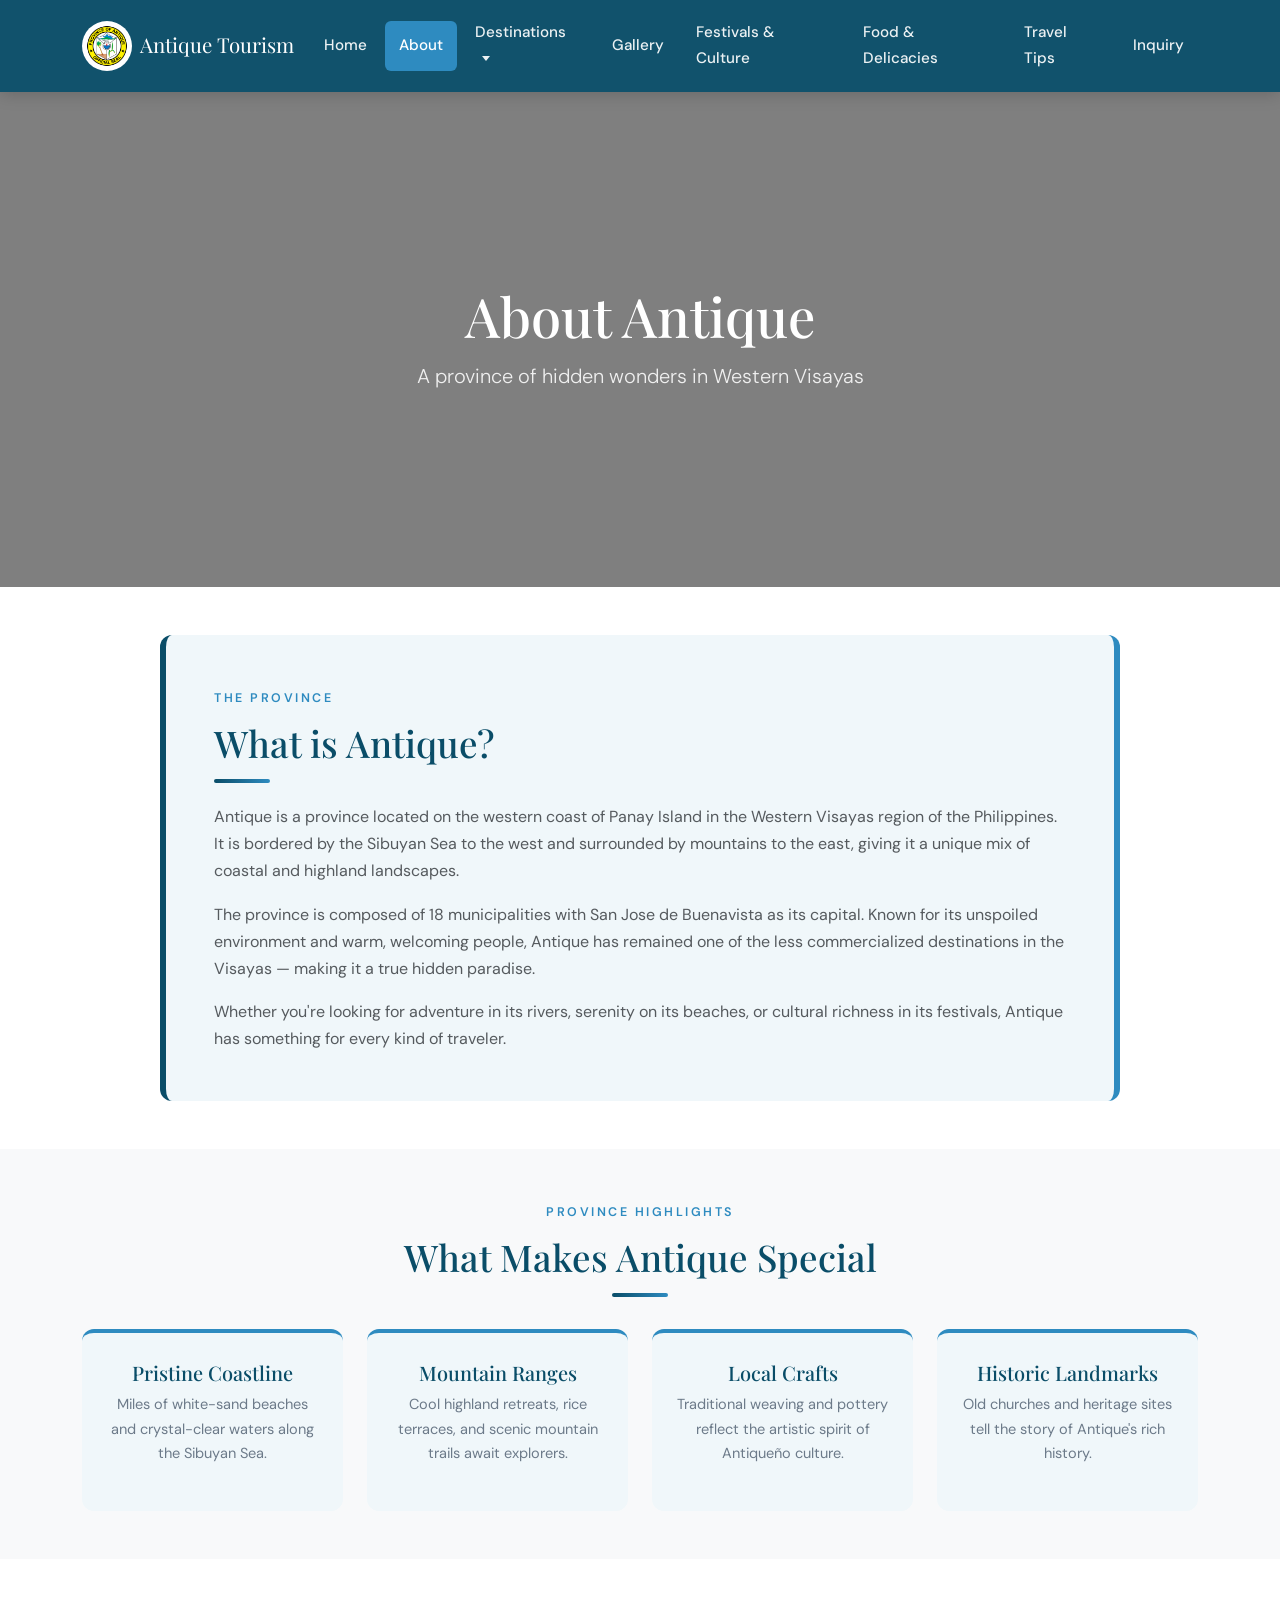
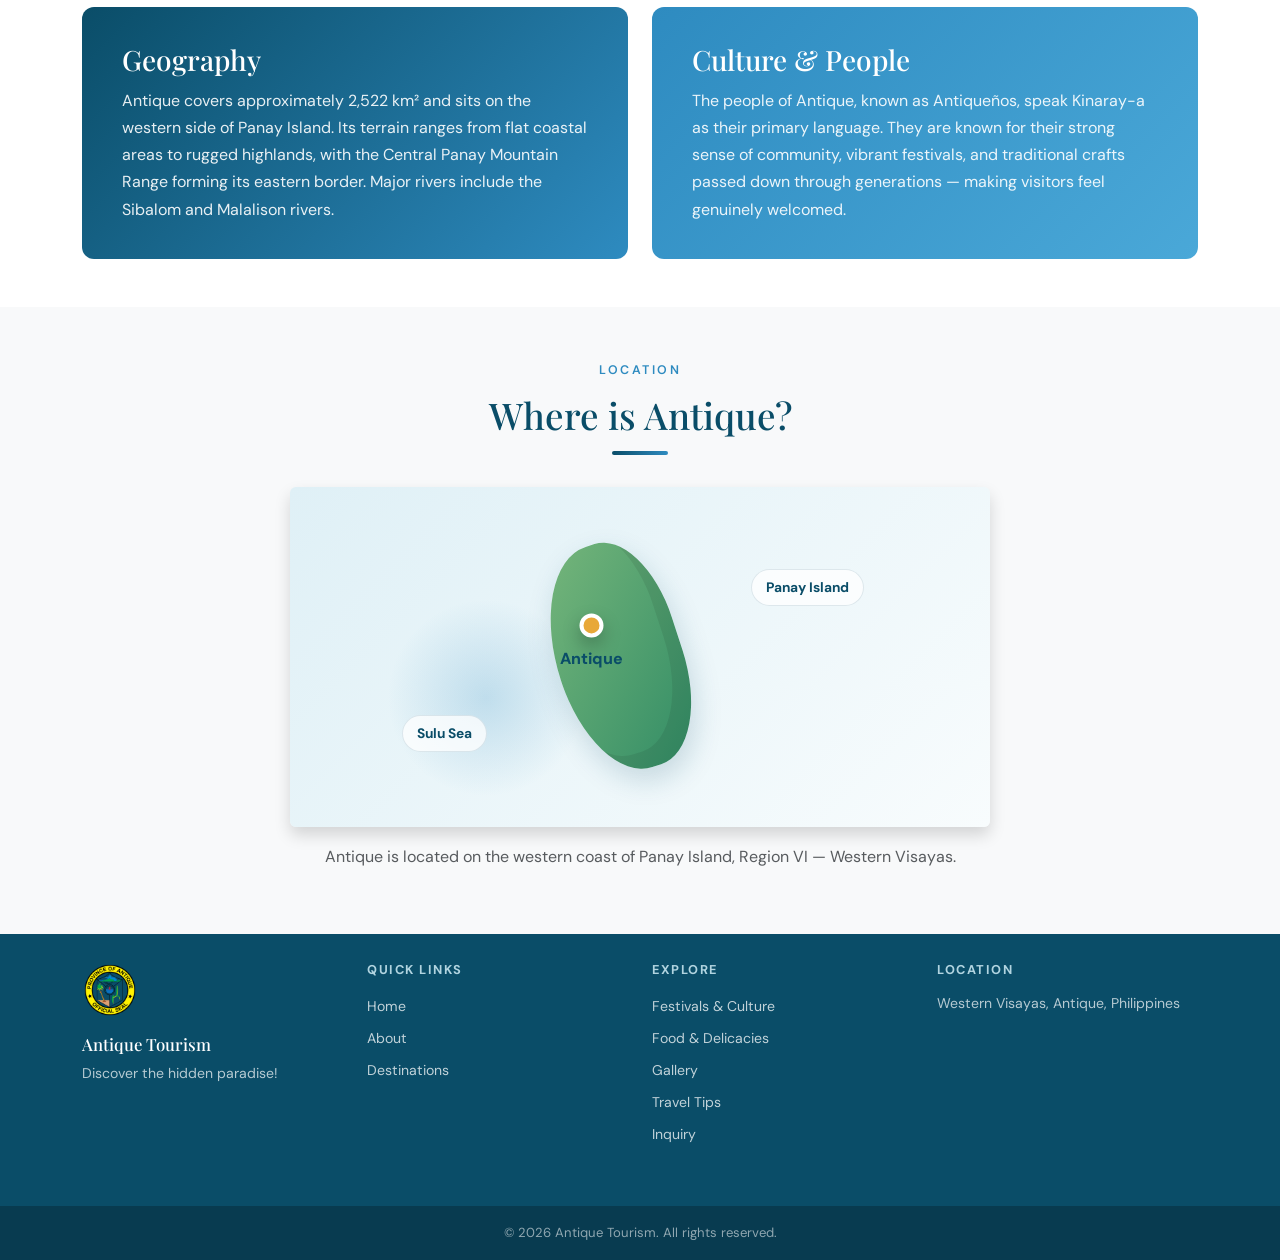
<file: about.html>
<!DOCTYPE html>
<html lang="en">
<head>
  <meta charset="utf-8">
  <meta name="viewport" content="width=device-width, initial-scale=1">
  <title>About | Antique Tourism</title>
  <link href="https://cdn.jsdelivr.net/npm/bootstrap@5.3.3/dist/css/bootstrap.min.css" rel="stylesheet">
  <link rel="stylesheet" href="Styles/styles.css">
</head>
<body>

<nav class="custom-navbar navbar navbar-expand-lg navbar-dark sticky-top">
  <div class="container">
    <a class="navbar-brand d-flex align-items-center gap-2" href="index.html">
      <img src="images/antique-seal.png" class="logo-img" alt="Seal">
      <span>Antique Tourism</span>
    </a>
    <input type="checkbox" id="menu-toggle">
    <label for="menu-toggle" class="menu-icon d-lg-none">Menu</label>
    <div class="nav-wrapper ms-auto">
      <ul class="navbar-nav align-items-lg-center gap-lg-1">
        <li class="nav-item"><a class="nav-link" href="index.html">Home</a></li>
        <li class="nav-item"><a class="nav-link active" href="about.html">About</a></li>
        <li class="nav-item dropdown">
          <a class="nav-link" href="destinations.html">Destinations</a>
          <ul class="dropdown-menu">
            <li><a href="destinations.html#mararison">Mararison Island</a></li>
            <li><a href="destinations.html#tibiao">Tibiao</a></li>
            <li><a href="destinations.html#malumpati">Malumpati Cold Spring</a></li>
            <li><a href="destinations.html#rice">Rice Terraces</a></li>
            <li><a href="destinations.html#aningalan">Aningalan</a></li>
          </ul>
        </li>
        <li class="nav-item"><a class="nav-link" href="gallery.html">Gallery</a></li>
        <li class="nav-item"><a class="nav-link" href="festivals.html">Festivals &amp; Culture</a></li>
        <li class="nav-item"><a class="nav-link" href="food.html">Food &amp; Delicacies</a></li>
        <li class="nav-item"><a class="nav-link" href="tips.html">Travel Tips</a></li>
        <li class="nav-item"><a class="nav-link" href="inquiry.html">Inquiry</a></li>
      </ul>
    </div>
  </div>
</nav>

<section class="sub-hero about-bg">
  <div class="container">
    <h1>About Antique</h1>
    <p class="lead">A province of hidden wonders in Western Visayas</p>
  </div>
</section>

<section class="container my-5">
  <div class="info-box p-4 p-md-5">
    <span class="section-label">The Province</span>
    <h2 class="section-title mt-1">What is Antique?</h2>
    <div class="section-divider" style="margin:0 0 20px;"></div>
    <p class="text-muted">
      Antique is a province located on the western coast of Panay Island in the Western Visayas region of the Philippines.
      It is bordered by the Sibuyan Sea to the west and surrounded by mountains to the east, giving it a unique mix of coastal and highland landscapes.
    </p>
    <p class="text-muted">
      The province is composed of 18 municipalities with San Jose de Buenavista as its capital. Known for its unspoiled environment and warm, welcoming people, Antique has remained one of the less commercialized destinations in the Visayas — making it a true hidden paradise.
    </p>
    <p class="text-muted mb-0">
      Whether you're looking for adventure in its rivers, serenity on its beaches, or cultural richness in its festivals, Antique has something for every kind of traveler.
    </p>
  </div>
</section>

<section class="py-5 bg-light">
  <div class="container text-center">
    <span class="section-label">Province Highlights</span>
    <h2 class="section-title mt-1">What Makes Antique Special</h2>
    <div class="section-divider"></div>
    <div class="row g-4 justify-content-center">
      <div class="col-md-6 col-lg-3">
        <div class="tip-card text-center h-100">
          <span class="tip-icon">🌊</span>
          <h5>Pristine Coastline</h5>
          <p>Miles of white-sand beaches and crystal-clear waters along the Sibuyan Sea.</p>
        </div>
      </div>
      <div class="col-md-6 col-lg-3">
        <div class="tip-card text-center h-100">
          <span class="tip-icon">🏔️</span>
          <h5>Mountain Ranges</h5>
          <p>Cool highland retreats, rice terraces, and scenic mountain trails await explorers.</p>
        </div>
      </div>
      <div class="col-md-6 col-lg-3">
        <div class="tip-card text-center h-100">
          <span class="tip-icon">🎨</span>
          <h5>Local Crafts</h5>
          <p>Traditional weaving and pottery reflect the artistic spirit of Antiqueño culture.</p>
        </div>
      </div>
      <div class="col-md-6 col-lg-3">
        <div class="tip-card text-center h-100">
          <span class="tip-icon">🏛️</span>
          <h5>Historic Landmarks</h5>
          <p>Old churches and heritage sites tell the story of Antique's rich history.</p>
        </div>
      </div>
    </div>
  </div>
</section>

<section class="container my-5">
  <div class="row g-4">
    <div class="col-lg-6">
      <div class="about-highlight h-100">
        <h3>Geography</h3>
        <p>Antique covers approximately 2,522 km² and sits on the western side of Panay Island. Its terrain ranges from flat coastal areas to rugged highlands, with the Central Panay Mountain Range forming its eastern border. Major rivers include the Sibalom and Malalison rivers.</p>
      </div>
    </div>
    <div class="col-lg-6">
      <div class="about-highlight h-100" style="background:linear-gradient(135deg,var(--ocean),#4aa8d8);">
        <h3>Culture &amp; People</h3>
        <p>The people of Antique, known as Antiqueños, speak Kinaray-a as their primary language. They are known for their strong sense of community, vibrant festivals, and traditional crafts passed down through generations — making visitors feel genuinely welcomed.</p>
      </div>
    </div>
  </div>
</section>

<section class="py-5 text-center bg-light">
  <div class="container">
    <span class="section-label">Location</span>
    <h2 class="section-title mt-1">Where is Antique?</h2>
    <div class="section-divider"></div>
    <div class="antique-map rounded shadow mx-auto" role="img" aria-label="Map-style locator for Antique, Philippines">
      <div class="map-island"></div>
      <div class="map-pin">
        <span></span>
        Antique
      </div>
      <div class="map-label map-label-panay">Panay Island</div>
      <div class="map-label map-label-sea">Sulu Sea</div>
    </div>
    <p class="text-muted mt-3">Antique is located on the western coast of Panay Island, Region VI — Western Visayas.</p>
  </div>
</section>

<footer class="custom-footer text-white pt-5">
  <div class="container">
    <div class="row text-center text-md-start">
      <div class="col-md-3 mb-4">
        <img src="images/antique-seal.png" width="56" class="mb-2 mx-auto mx-md-0 d-block d-md-inline" alt="Seal">
        <h5 class="mt-2">Antique Tourism</h5>
        <p>Discover the hidden paradise!</p>
      </div>
      <div class="col-md-3 mb-4">
        <h6>Quick Links</h6>
        <ul>
          <li><a href="index.html">Home</a></li>
          <li><a href="about.html">About</a></li>
          <li><a href="destinations.html">Destinations</a></li>
        </ul>
      </div>
      <div class="col-md-3 mb-4">
        <h6>Explore</h6>
        <ul>
          <li><a href="festivals.html">Festivals &amp; Culture</a></li>
          <li><a href="food.html">Food &amp; Delicacies</a></li>
          <li><a href="gallery.html">Gallery</a></li>
          <li><a href="tips.html">Travel Tips</a></li>
          <li><a href="inquiry.html">Inquiry</a></li>
        </ul>
      </div>
      <div class="col-md-3 mb-4">
        <h6>Location</h6>
        <p>Western Visayas, Antique, Philippines</p>
      </div>
    </div>
  </div>
  <div class="footer-bottom text-center py-3">© 2026 Antique Tourism. All rights reserved.</div>
</footer>

<script src="Scripts/site.js"></script>
</body>
</html>
</file>
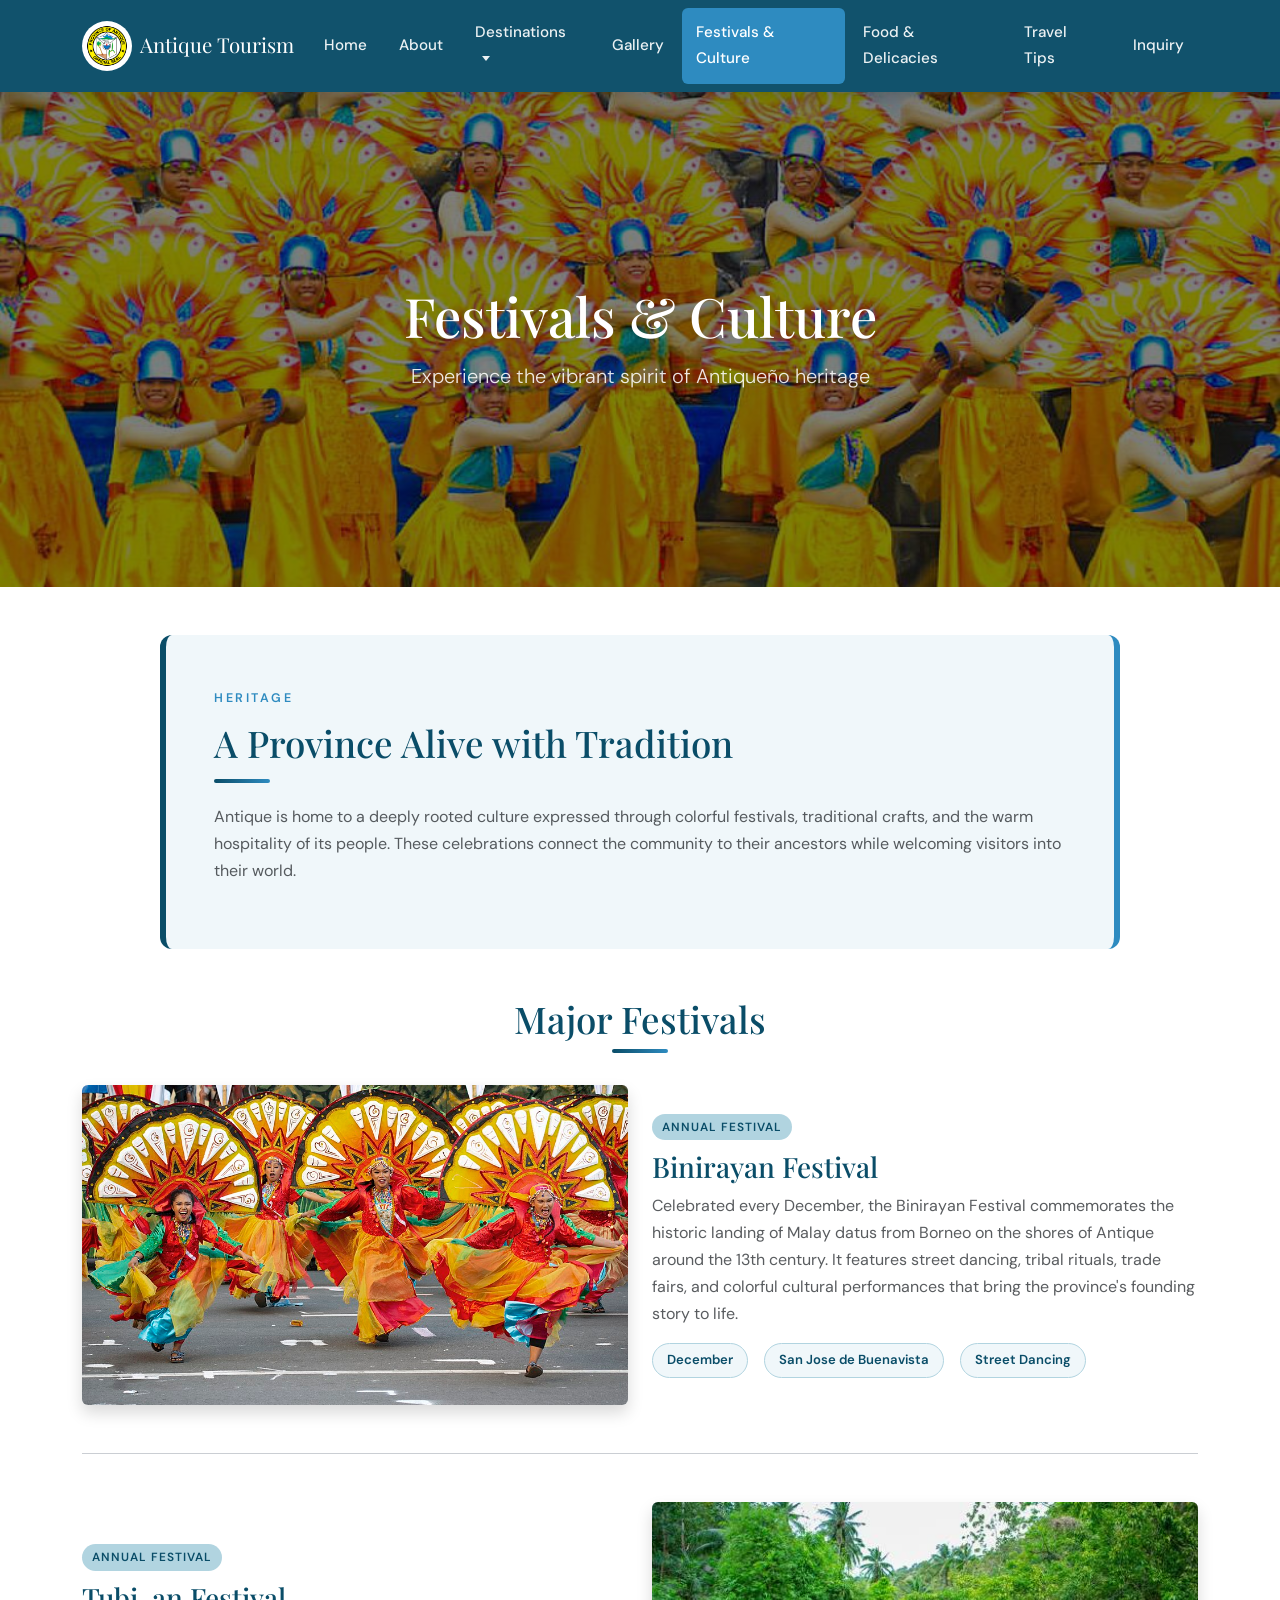
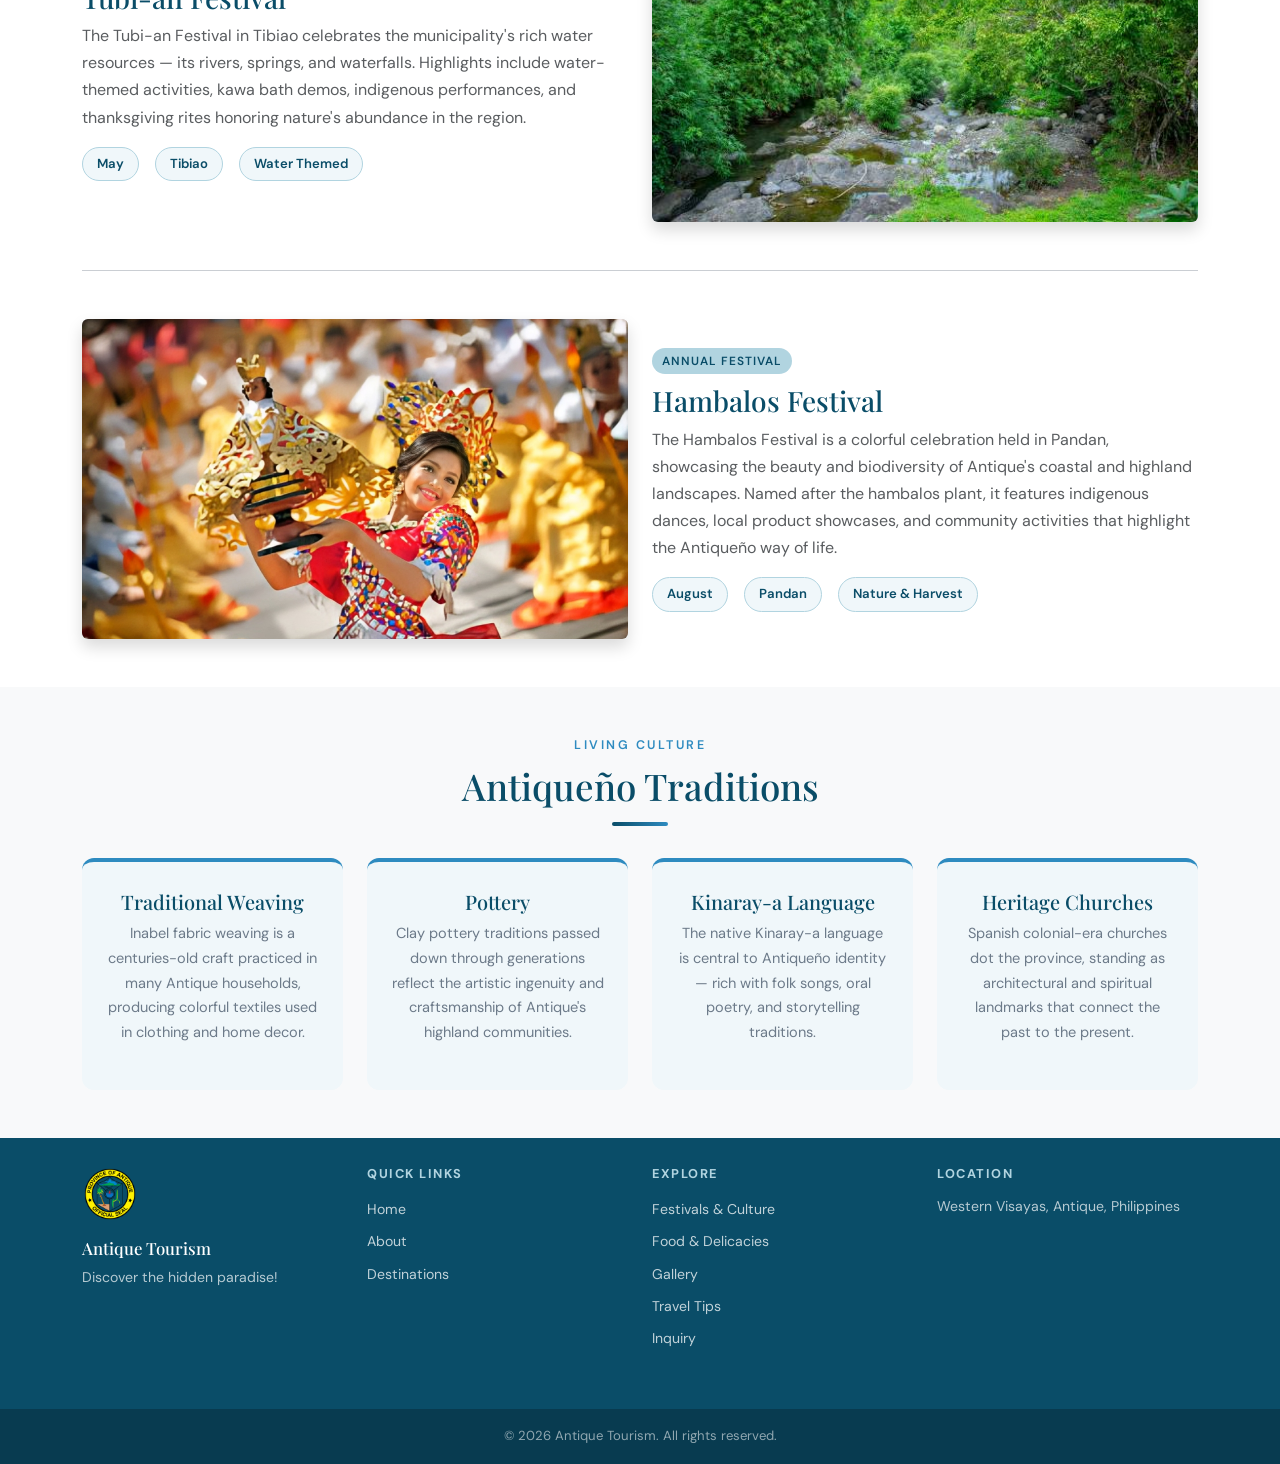
<file: festivals.html>
<!DOCTYPE html>
<html lang="en">
<head>
  <meta charset="utf-8">
  <meta name="viewport" content="width=device-width, initial-scale=1">
  <title>Festivals &amp; Culture | Antique Tourism</title>
  <link href="https://cdn.jsdelivr.net/npm/bootstrap@5.3.3/dist/css/bootstrap.min.css" rel="stylesheet">
  <link rel="stylesheet" href="Styles/styles.css">
</head>
<body>

<nav class="custom-navbar navbar navbar-expand-lg navbar-dark sticky-top">
  <div class="container">
    <a class="navbar-brand d-flex align-items-center gap-2" href="index.html">
      <img src="images/antique-seal.png" class="logo-img" alt="Seal">
      <span>Antique Tourism</span>
    </a>
    <input type="checkbox" id="menu-toggle">
    <label for="menu-toggle" class="menu-icon d-lg-none">Menu</label>
    <div class="nav-wrapper ms-auto">
      <ul class="navbar-nav align-items-lg-center gap-lg-1">
        <li class="nav-item"><a class="nav-link" href="index.html">Home</a></li>
        <li class="nav-item"><a class="nav-link" href="about.html">About</a></li>
        <li class="nav-item dropdown">
          <a class="nav-link" href="destinations.html">Destinations</a>
          <ul class="dropdown-menu">
            <li><a href="destinations.html#mararison">Mararison Island</a></li>
            <li><a href="destinations.html#tibiao">Tibiao</a></li>
            <li><a href="destinations.html#malumpati">Malumpati Cold Spring</a></li>
            <li><a href="destinations.html#rice">Rice Terraces</a></li>
            <li><a href="destinations.html#aningalan">Aningalan</a></li>
          </ul>
        </li>
        <li class="nav-item"><a class="nav-link" href="gallery.html">Gallery</a></li>
        <li class="nav-item"><a class="nav-link active" href="festivals.html">Festivals &amp; Culture</a></li>
        <li class="nav-item"><a class="nav-link" href="food.html">Food &amp; Delicacies</a></li>
        <li class="nav-item"><a class="nav-link" href="tips.html">Travel Tips</a></li>
        <li class="nav-item"><a class="nav-link" href="inquiry.html">Inquiry</a></li>
      </ul>
    </div>
  </div>
</nav>

<!-- SUB HERO -->
<section class="sub-hero festival-bg">
  <div class="container">
    <h1>Festivals &amp; Culture</h1>
    <p class="lead">Experience the vibrant spirit of Antiqueño heritage</p>
  </div>
</section>

<!-- INTRO -->
<section class="container my-5">
  <div class="info-box p-4 p-md-5">
    <span class="section-label">Heritage</span>
    <h2 class="section-title mt-1">A Province Alive with Tradition</h2>
    <div class="section-divider" style="margin:0 0 20px;"></div>
    <p class="text-muted">Antique is home to a deeply rooted culture expressed through colorful festivals, traditional crafts, and the warm hospitality of its people. These celebrations connect the community to their ancestors while welcoming visitors into their world.</p>
  </div>
</section>

<!-- FESTIVALS -->
<section class="container my-5">
  <h2 class="section-title text-center mb-2">Major Festivals</h2>
  <div class="section-divider"></div>

  <!-- Binirayan -->
  <div class="row align-items-center g-4 mb-5">
    <div class="col-lg-6">
      <div class="media-frame rounded shadow" style="height:320px;">
        <img src="images/binirayan.jpg" class="image-fill" alt="Binirayan Festival">
      </div>
    </div>
    <div class="col-lg-6">
      <span class="tag">Annual Festival</span>
      <h3>Binirayan Festival</h3>
      <p class="text-muted">Celebrated every December, the Binirayan Festival commemorates the historic landing of Malay datus from Borneo on the shores of Antique around the 13th century. It features street dancing, tribal rituals, trade fairs, and colorful cultural performances that bring the province's founding story to life.</p>
      <div class="d-flex gap-3 flex-wrap mt-3">
        <div class="festival-badge">December</div>
        <div class="festival-badge">San Jose de Buenavista</div>
        <div class="festival-badge">Street Dancing</div>
      </div>
    </div>
  </div>

  <hr class="my-5">

  <!-- Tubi-an -->
  <div class="row align-items-center g-4 mb-5 flex-lg-row-reverse">
    <div class="col-lg-6">
      <div class="media-frame rounded shadow" style="height:320px;">
        <img src="images/tibiao.jpg" class="image-fill" alt="Tubi-an Festival in Tibiao">
      </div>
    </div>
    <div class="col-lg-6">
      <span class="tag">Annual Festival</span>
      <h3>Tubi-an Festival</h3>
      <p class="text-muted">The Tubi-an Festival in Tibiao celebrates the municipality's rich water resources — its rivers, springs, and waterfalls. Highlights include water-themed activities, kawa bath demos, indigenous performances, and thanksgiving rites honoring nature's abundance in the region.</p>
      <div class="d-flex gap-3 flex-wrap mt-3">
        <div class="festival-badge">May</div>
        <div class="festival-badge">Tibiao</div>
        <div class="festival-badge">Water Themed</div>
      </div>
    </div>
  </div>

  <hr class="my-5">

  <!-- Hambalos -->
  <div class="row align-items-center g-4 mb-5">
    <div class="col-lg-6">
      <div class="media-frame rounded shadow" style="height:320px;">
        <img src="images/pahinis.png" class="image-fill" alt="Antique festival celebration">
      </div>
    </div>
    <div class="col-lg-6">
      <span class="tag">Annual Festival</span>
      <h3>Hambalos Festival</h3>
      <p class="text-muted">The Hambalos Festival is a colorful celebration held in Pandan, showcasing the beauty and biodiversity of Antique's coastal and highland landscapes. Named after the hambalos plant, it features indigenous dances, local product showcases, and community activities that highlight the Antiqueño way of life.</p>
      <div class="d-flex gap-3 flex-wrap mt-3">
        <div class="festival-badge">August</div>
        <div class="festival-badge">Pandan</div>
        <div class="festival-badge">Nature &amp; Harvest</div>
      </div>
    </div>
  </div>
</section>

<!-- CULTURE SECTION -->
<section class="py-5 bg-light">
  <div class="container">
    <span class="section-label text-center d-block">Living Culture</span>
    <h2 class="section-title text-center mt-1">Antiqueño Traditions</h2>
    <div class="section-divider"></div>
    <div class="row g-4">

      <div class="col-md-6 col-lg-3">
        <div class="tip-card text-center h-100">
          <span class="tip-icon">🧵</span>
          <h5>Traditional Weaving</h5>
          <p>Inabel fabric weaving is a centuries-old craft practiced in many Antique households, producing colorful textiles used in clothing and home decor.</p>
        </div>
      </div>
      <div class="col-md-6 col-lg-3">
        <div class="tip-card text-center h-100">
          <span class="tip-icon">🏺</span>
          <h5>Pottery</h5>
          <p>Clay pottery traditions passed down through generations reflect the artistic ingenuity and craftsmanship of Antique's highland communities.</p>
        </div>
      </div>
      <div class="col-md-6 col-lg-3">
        <div class="tip-card text-center h-100">
          <span class="tip-icon">🎵</span>
          <h5>Kinaray-a Language</h5>
          <p>The native Kinaray-a language is central to Antiqueño identity — rich with folk songs, oral poetry, and storytelling traditions.</p>
        </div>
      </div>
      <div class="col-md-6 col-lg-3">
        <div class="tip-card text-center h-100">
          <span class="tip-icon">⛪</span>
          <h5>Heritage Churches</h5>
          <p>Spanish colonial-era churches dot the province, standing as architectural and spiritual landmarks that connect the past to the present.</p>
        </div>
      </div>

    </div>
  </div>
</section>

<footer class="custom-footer text-white pt-5">
  <div class="container">
    <div class="row text-center text-md-start">
      <div class="col-md-3 mb-4">
        <img src="images/antique-seal.png" width="56" class="mb-2 mx-auto mx-md-0 d-block d-md-inline" alt="Seal">
        <h5 class="mt-2">Antique Tourism</h5>
        <p>Discover the hidden paradise!</p>
      </div>
      <div class="col-md-3 mb-4">
        <h6>Quick Links</h6>
        <ul>
          <li><a href="index.html">Home</a></li>
          <li><a href="about.html">About</a></li>
          <li><a href="destinations.html">Destinations</a></li>
        </ul>
      </div>
      <div class="col-md-3 mb-4">
        <h6>Explore</h6>
        <ul>
          <li><a href="festivals.html">Festivals &amp; Culture</a></li>
          <li><a href="food.html">Food &amp; Delicacies</a></li>
          <li><a href="gallery.html">Gallery</a></li>
          <li><a href="tips.html">Travel Tips</a></li>
          <li><a href="inquiry.html">Inquiry</a></li>
        </ul>
      </div>
      <div class="col-md-3 mb-4">
        <h6>Location</h6>
        <p>Western Visayas, Antique, Philippines</p>
      </div>
    </div>
  </div>
  <div class="footer-bottom text-center py-3">© 2026 Antique Tourism. All rights reserved.</div>
</footer>

<style>
  .festival-badge {
    background: var(--light);
    border: 1.5px solid var(--sky);
    color: var(--navy);
    font-size: 0.82rem;
    font-weight: 600;
    padding: 5px 14px;
    border-radius: 50px;
  }
</style>

<script src="Scripts/site.js"></script>
</body>
</html>
</file>
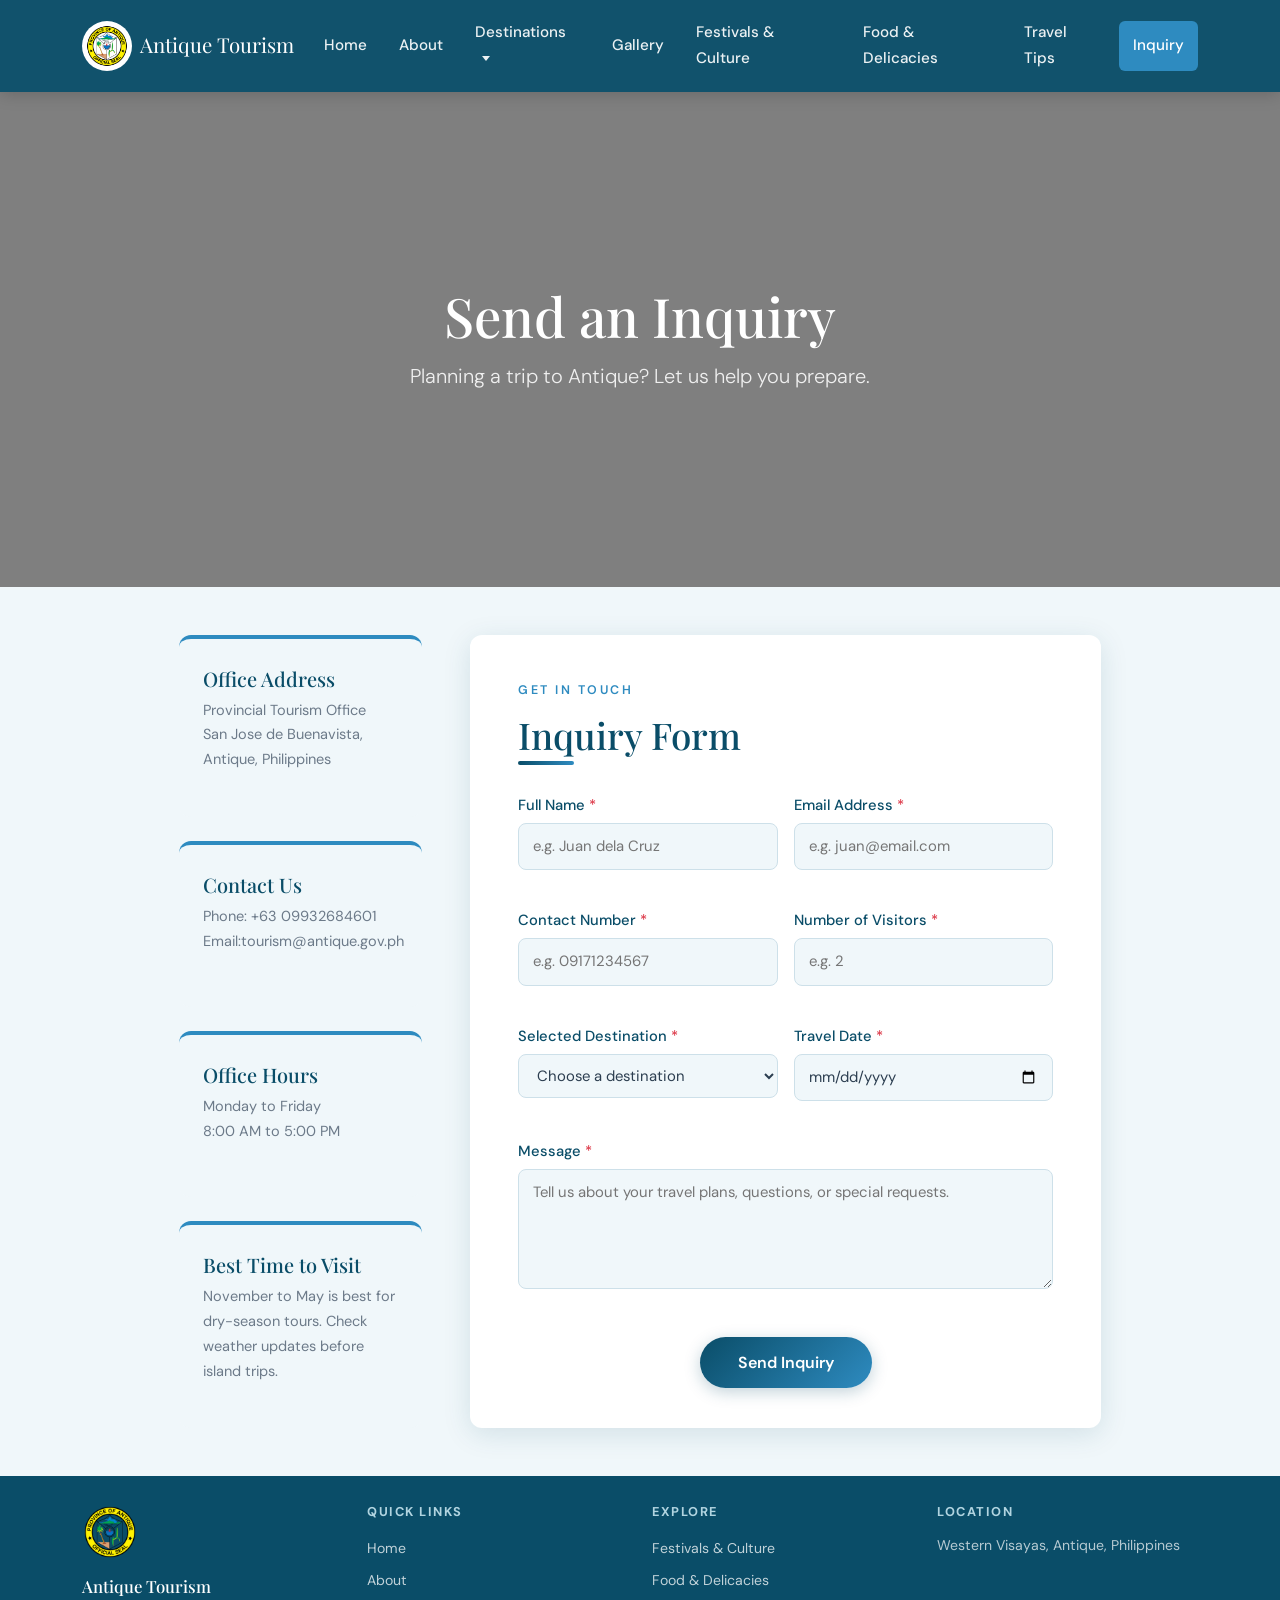
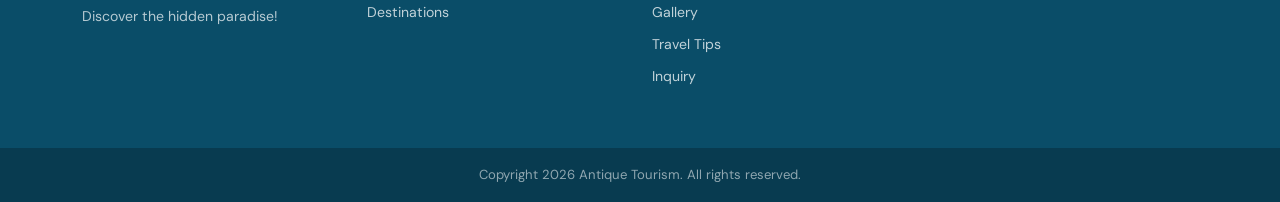
<file: inquiry.html>
<!DOCTYPE html>
<html lang="en">
<head>
  <meta charset="utf-8">
  <meta name="viewport" content="width=device-width, initial-scale=1">
  <title>Inquiry | Antique Tourism</title>
  <link href="https://cdn.jsdelivr.net/npm/bootstrap@5.3.3/dist/css/bootstrap.min.css" rel="stylesheet">
  <link rel="stylesheet" href="Styles/styles.css">
</head>
<body>

<nav class="custom-navbar navbar navbar-expand-lg navbar-dark sticky-top">
  <div class="container">
    <a class="navbar-brand d-flex align-items-center gap-2" href="index.html">
      <img src="images/antique-seal.png" class="logo-img" alt="Seal">
      <span>Antique Tourism</span>
    </a>
    <input type="checkbox" id="menu-toggle">
    <label for="menu-toggle" class="menu-icon d-lg-none">Menu</label>
    <div class="nav-wrapper ms-auto">
      <ul class="navbar-nav align-items-lg-center gap-lg-1">
        <li class="nav-item"><a class="nav-link" href="index.html">Home</a></li>
        <li class="nav-item"><a class="nav-link" href="about.html">About</a></li>
        <li class="nav-item dropdown">
          <a class="nav-link" href="destinations.html">Destinations</a>
          <ul class="dropdown-menu">
            <li><a href="destinations.html">Mararison Island</a></li>
            <li><a href="destinations.html">Tibiao</a></li>
            <li><a href="destinations.html">Malumpati Cold Spring</a></li>
            <li><a href="destinations.html">Rice Terraces</a></li>
            <li><a href="destinations.html">Aningalan</a></li>
          </ul>
        </li>
        <li class="nav-item"><a class="nav-link" href="gallery.html">Gallery</a></li>
        <li class="nav-item"><a class="nav-link" href="festivals.html">Festivals &amp; Culture</a></li>
        <li class="nav-item"><a class="nav-link" href="food.html">Food &amp; Delicacies</a></li>
        <li class="nav-item"><a class="nav-link" href="tips.html">Travel Tips</a></li>
        <li class="nav-item"><a class="nav-link active" href="inquiry.html">Inquiry</a></li>
      </ul>
    </div>
  </div>
</nav>

<section class="sub-hero inquiry-bg">
  <div class="container">
    <h1>Send an Inquiry</h1>
    <p class="lead">Planning a trip to Antique? Let us help you prepare.</p>
  </div>
</section>

<section class="py-5" style="background:var(--light);">
  <div class="container">
    <div class="row g-5 justify-content-center">
      <div class="col-lg-4 col-xl-3 d-flex flex-column gap-4">
        <div class="tip-card">
          <span class="tip-icon">Map</span>
          <h5>Office Address</h5>
          <p>Provincial Tourism Office<br>San Jose de Buenavista,<br>Antique, Philippines</p>
        </div>
        <div class="tip-card">
          <span class="tip-icon">Tel</span>
          <h5>Contact Us</h5>
          <p>Phone: +63 09932684601<br>Email:tourism@antique.gov.ph</p>
        </div>
        <div class="tip-card">
          <span class="tip-icon">Time</span>
          <h5>Office Hours</h5>
          <p>Monday to Friday<br>8:00 AM to 5:00 PM</p>
        </div>
        <div class="tip-card">
          <span class="tip-icon">Trip</span>
          <h5>Best Time to Visit</h5>
          <p>November to May is best for dry-season tours. Check weather updates before island trips.</p>
        </div>
      </div>

      <div class="col-lg-8 col-xl-7">
        <div id="successMsg" class="alert alert-success rounded-3 mb-4" role="alert" hidden>
          <strong>Inquiry Sent!</strong> Thank you for reaching out. We will get back to you within 1 to 2 business days.
          <div class="mt-3">
            <button type="button" class="btn btn-success rounded-pill px-4" id="sendAnother">Send Another</button>
          </div>
        </div>

        <div class="inquiry-form-wrap">
          <span class="section-label">Get in Touch</span>
          <h2 class="section-title mt-1 mb-1">Inquiry Form</h2>
          <div class="section-divider" style="margin:0 0 28px;"></div>

          <form id="inquiryForm" novalidate>
            <div class="row g-3">
              <div class="col-md-6">
                <label for="fullName">Full Name <span class="required">*</span></label>
                <input type="text" id="fullName" placeholder="e.g. Juan dela Cruz">
                <small class="field-error" id="err-fullName"></small>
              </div>
              <div class="col-md-6">
                <label for="email">Email Address <span class="required">*</span></label>
                <input type="email" id="email" placeholder="e.g. juan@email.com">
                <small class="field-error" id="err-email"></small>
              </div>
            </div>

            <div class="row g-3">
              <div class="col-md-6">
                <label for="contact">Contact Number <span class="required">*</span></label>
                <input type="tel" id="contact" placeholder="e.g. 09171234567" inputmode="numeric">
                <small class="field-error" id="err-contact"></small>
              </div>
              <div class="col-md-6">
                <label for="visitors">Number of Visitors <span class="required">*</span></label>
                <input type="number" id="visitors" min="1" placeholder="e.g. 2">
                <small class="field-error" id="err-visitors"></small>
              </div>
            </div>

            <div class="row g-3">
              <div class="col-md-6">
                <label for="destination">Selected Destination <span class="required">*</span></label>
                <select id="destination">
                  <option value="">Choose a destination</option>
                  <option>Mararison Island</option>
                  <option>Tibiao River and Kawa Bath</option>
                  <option>Malumpati Cold Spring</option>
                  <option>Antique Rice Terraces</option>
                  <option>Aningalan Highland Garden</option>
                  <option>Seco Island</option>
                  <option>Patnongon Ruins</option>
                  <option>San Jose Food Stops</option>
                  <option>Other</option>
                </select>
                <small class="field-error" id="err-destination"></small>
              </div>
              <div class="col-md-6">
                <label for="travelDate">Travel Date <span class="required">*</span></label>
                <input type="date" id="travelDate">
                <small class="field-error" id="err-travelDate"></small>
              </div>
            </div>

            <label for="message">Message <span class="required">*</span></label>
            <textarea id="message" placeholder="Tell us about your travel plans, questions, or special requests."></textarea>
            <small class="field-error" id="err-message"></small>

            <div class="text-center mt-3">
              <button type="submit" class="btn-submit">Send Inquiry</button>
            </div>
          </form>
        </div>
      </div>
    </div>
  </div>
</section>

<footer class="custom-footer text-white pt-5">
  <div class="container">
    <div class="row text-center text-md-start">
      <div class="col-md-3 mb-4">
        <img src="images/antique-seal.png" width="56" class="mb-2 mx-auto mx-md-0 d-block d-md-inline" alt="Seal">
        <h5 class="mt-2">Antique Tourism</h5>
        <p>Discover the hidden paradise!</p>
      </div>
      <div class="col-md-3 mb-4">
        <h6>Quick Links</h6>
        <ul>
          <li><a href="index.html">Home</a></li>
          <li><a href="about.html">About</a></li>
          <li><a href="destinations.html">Destinations</a></li>
        </ul>
      </div>
      <div class="col-md-3 mb-4">
        <h6>Explore</h6>
        <ul>
          <li><a href="festivals.html">Festivals &amp; Culture</a></li>
          <li><a href="food.html">Food &amp; Delicacies</a></li>
          <li><a href="gallery.html">Gallery</a></li>
          <li><a href="tips.html">Travel Tips</a></li>
          <li><a href="inquiry.html">Inquiry</a></li>
        </ul>
      </div>
      <div class="col-md-3 mb-4">
        <h6>Location</h6>
        <p>Western Visayas, Antique, Philippines</p>
      </div>
    </div>
  </div>
  <div class="footer-bottom text-center py-3">Copyright 2026 Antique Tourism. All rights reserved.</div>
</footer>

<script>
(function () {
  const form = document.getElementById('inquiryForm');
  const successMsg = document.getElementById('successMsg');
  const fields = ['fullName', 'email', 'contact', 'visitors', 'destination', 'travelDate', 'message'];

  function field(id) {
    return document.getElementById(id);
  }

  function error(id) {
    return document.getElementById('err-' + id);
  }

  function showError(id, message) {
    field(id).classList.add('is-invalid-field');
    field(id).classList.remove('is-valid-field');
    error(id).textContent = message;
  }

  function clearError(id) {
    field(id).classList.remove('is-invalid-field');
    if (field(id).value.trim()) field(id).classList.add('is-valid-field');
    error(id).textContent = '';
  }

  function validate() {
    let valid = true;
    const name = field('fullName').value.trim();
    const email = field('email').value.trim();
    const contact = field('contact').value.trim();
    const visitors = Number(field('visitors').value);
    const destination = field('destination').value;
    const travelDate = field('travelDate').value;
    const message = field('message').value.trim();
    const emailPattern = /^[^\s@]+@[^\s@]+\.[^\s@]+$/;
    const numberOnlyPattern = /^\d+$/;

    if (!name) {
      showError('fullName', 'Full name is required.');
      valid = false;
    } else {
      clearError('fullName');
    }

    if (!email) {
      showError('email', 'Email address is required.');
      valid = false;
    } else if (!emailPattern.test(email)) {
      showError('email', 'Enter a valid email address.');
      valid = false;
    } else {
      clearError('email');
    }

    if (!contact) {
      showError('contact', 'Contact number is required.');
      valid = false;
    } else if (!numberOnlyPattern.test(contact)) {
      showError('contact', 'Contact number must contain numbers only.');
      valid = false;
    } else {
      clearError('contact');
    }

    if (!field('visitors').value) {
      showError('visitors', 'Number of visitors is required.');
      valid = false;
    } else if (!Number.isInteger(visitors) || visitors < 1) {
      showError('visitors', 'Number of visitors must be at least 1.');
      valid = false;
    } else {
      clearError('visitors');
    }

    if (!destination) {
      showError('destination', 'Please select a destination.');
      valid = false;
    } else {
      clearError('destination');
    }

    if (!travelDate) {
      showError('travelDate', 'Travel date is required.');
      valid = false;
    } else {
      clearError('travelDate');
    }

    if (!message) {
      showError('message', 'Message is required.');
      valid = false;
    } else {
      clearError('message');
    }

    return valid;
  }

  fields.forEach(id => {
    field(id).addEventListener('input', () => clearError(id));
    field(id).addEventListener('change', () => clearError(id));
  });

  form.addEventListener('submit', event => {
    event.preventDefault();
    if (!validate()) return;
    form.reset();
    fields.forEach(id => field(id).classList.remove('is-valid-field'));
    form.style.display = 'none';
    successMsg.hidden = false;
    successMsg.scrollIntoView({ behavior: 'smooth', block: 'center' });
  });

  document.getElementById('sendAnother').addEventListener('click', () => {
    successMsg.hidden = true;
    form.style.display = 'block';
    form.scrollIntoView({ behavior: 'smooth', block: 'start' });
  });
})();
</script>
<script src="Scripts/site.js"></script>

</body>
</html>
</file>
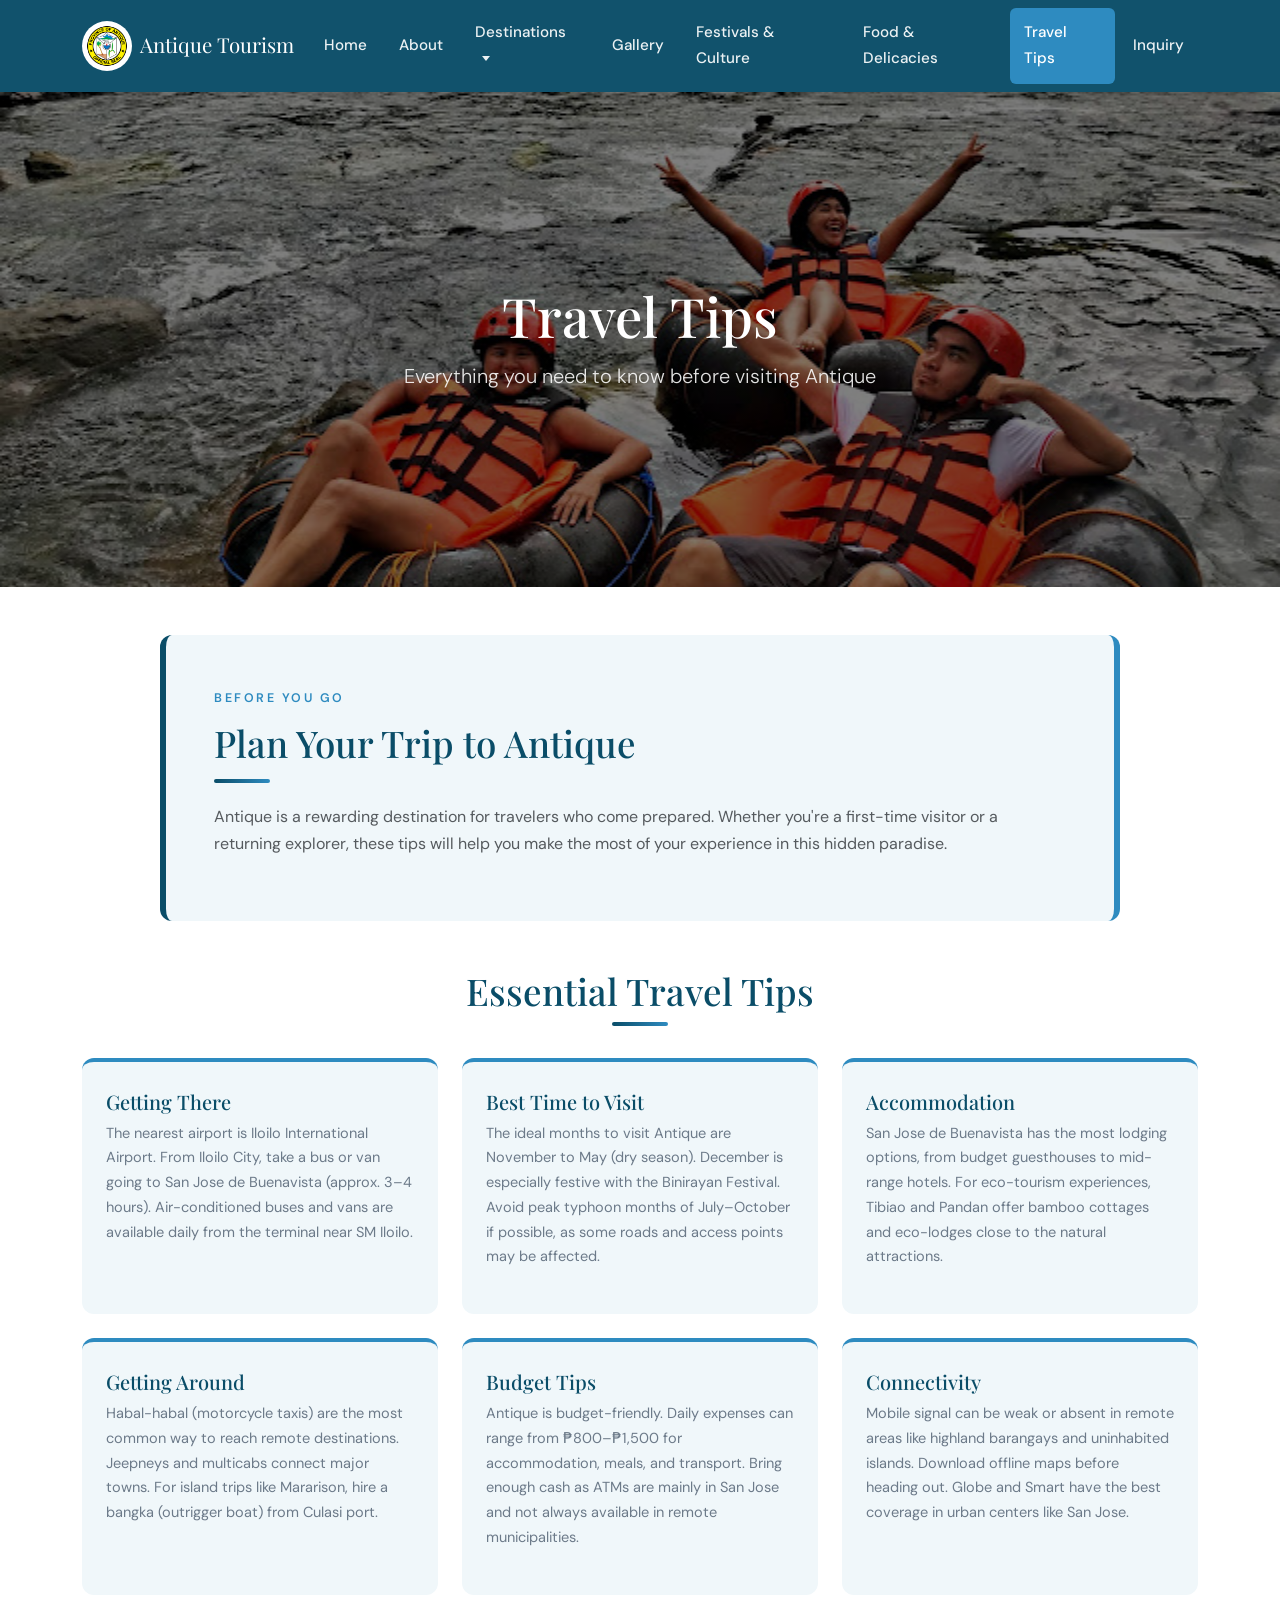
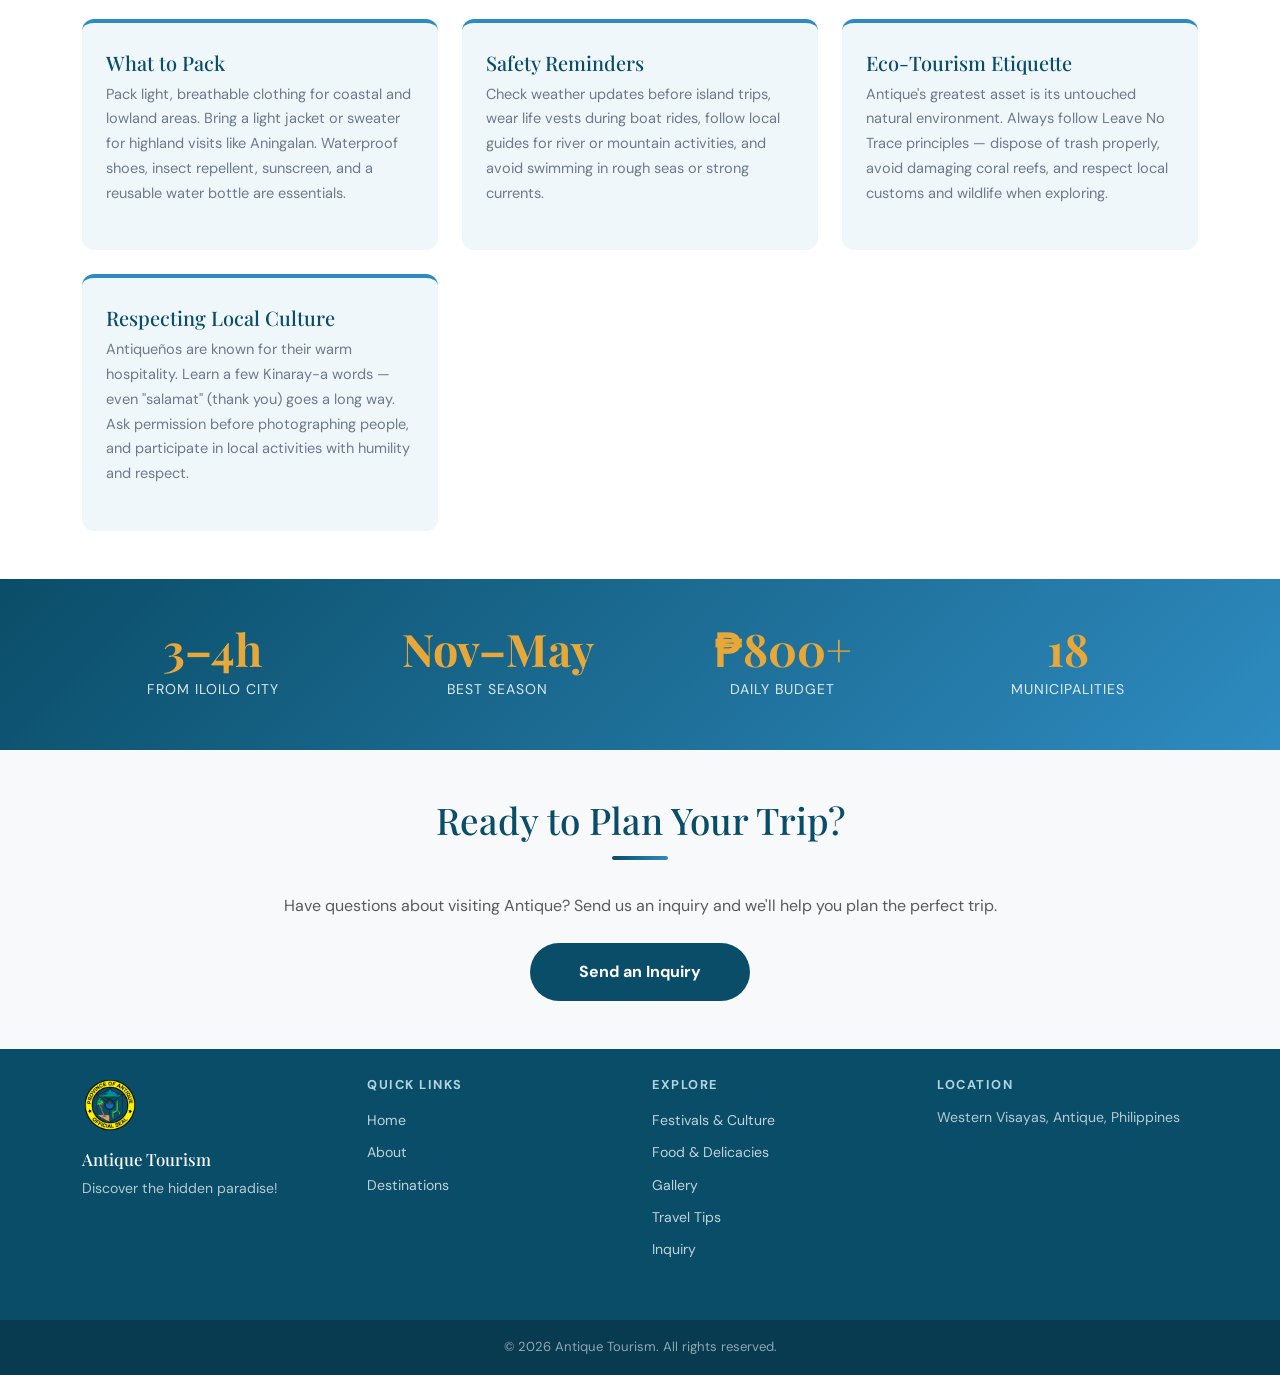
<file: tips.html>
<!DOCTYPE html>
<html lang="en">
<head>
  <meta charset="utf-8">
  <meta name="viewport" content="width=device-width, initial-scale=1">
  <title>Travel Tips | Antique Tourism</title>
  <link href="https://cdn.jsdelivr.net/npm/bootstrap@5.3.3/dist/css/bootstrap.min.css" rel="stylesheet">
  <link rel="stylesheet" href="Styles/styles.css">
</head>
<body>

<nav class="custom-navbar navbar navbar-expand-lg navbar-dark sticky-top">
  <div class="container">
    <a class="navbar-brand d-flex align-items-center gap-2" href="index.html">
      <img src="images/antique-seal.png" class="logo-img" alt="Seal">
      <span>Antique Tourism</span>
    </a>
    <input type="checkbox" id="menu-toggle">
    <label for="menu-toggle" class="menu-icon d-lg-none">Menu</label>
    <div class="nav-wrapper ms-auto">
      <ul class="navbar-nav align-items-lg-center gap-lg-1">
        <li class="nav-item"><a class="nav-link" href="index.html">Home</a></li>
        <li class="nav-item"><a class="nav-link" href="about.html">About</a></li>
        <li class="nav-item dropdown">
          <a class="nav-link" href="destinations.html">Destinations</a>
          <ul class="dropdown-menu">
            <li><a href="destinations.html#mararison">Mararison Island</a></li>
            <li><a href="destinations.html#tibiao">Tibiao</a></li>
            <li><a href="destinations.html#malumpati">Malumpati Cold Spring</a></li>
            <li><a href="destinations.html#rice">Rice Terraces</a></li>
            <li><a href="destinations.html#aningalan">Aningalan</a></li>
          </ul>
        </li>
        <li class="nav-item"><a class="nav-link" href="gallery.html">Gallery</a></li>
        <li class="nav-item"><a class="nav-link" href="festivals.html">Festivals &amp; Culture</a></li>
        <li class="nav-item"><a class="nav-link" href="food.html">Food &amp; Delicacies</a></li>
        <li class="nav-item"><a class="nav-link active" href="tips.html">Travel Tips</a></li>
        <li class="nav-item"><a class="nav-link" href="inquiry.html">Inquiry</a></li>
      </ul>
    </div>
  </div>
</nav>

<!-- SUB HERO -->
<section class="sub-hero tips-bg">
  <div class="container">
    <h1>Travel Tips</h1>
    <p class="lead">Everything you need to know before visiting Antique</p>
  </div>
</section>

<!-- INTRO -->
<section class="container my-5">
  <div class="info-box p-4 p-md-5">
    <span class="section-label">Before You Go</span>
    <h2 class="section-title mt-1">Plan Your Trip to Antique</h2>
    <div class="section-divider" style="margin:0 0 20px;"></div>
    <p class="text-muted">Antique is a rewarding destination for travelers who come prepared. Whether you're a first-time visitor or a returning explorer, these tips will help you make the most of your experience in this hidden paradise.</p>
  </div>
</section>

<!-- TIPS GRID -->
<section class="container my-5">
  <h2 class="section-title text-center mb-2">Essential Travel Tips</h2>
  <div class="section-divider"></div>
  <div class="row g-4">

    <div class="col-md-6 col-lg-4">
      <div class="tip-card h-100">
        <span class="tip-icon">✈️</span>
        <h5>Getting There</h5>
        <p>The nearest airport is Iloilo International Airport. From Iloilo City, take a bus or van going to San Jose de Buenavista (approx. 3–4 hours). Air-conditioned buses and vans are available daily from the terminal near SM Iloilo.</p>
      </div>
    </div>

    <div class="col-md-6 col-lg-4">
      <div class="tip-card h-100">
        <span class="tip-icon">🗓️</span>
        <h5>Best Time to Visit</h5>
        <p>The ideal months to visit Antique are November to May (dry season). December is especially festive with the Binirayan Festival. Avoid peak typhoon months of July–October if possible, as some roads and access points may be affected.</p>
      </div>
    </div>

    <div class="col-md-6 col-lg-4">
      <div class="tip-card h-100">
        <span class="tip-icon">🏨</span>
        <h5>Accommodation</h5>
        <p>San Jose de Buenavista has the most lodging options, from budget guesthouses to mid-range hotels. For eco-tourism experiences, Tibiao and Pandan offer bamboo cottages and eco-lodges close to the natural attractions.</p>
      </div>
    </div>

    <div class="col-md-6 col-lg-4">
      <div class="tip-card h-100">
        <span class="tip-icon">🚐</span>
        <h5>Getting Around</h5>
        <p>Habal-habal (motorcycle taxis) are the most common way to reach remote destinations. Jeepneys and multicabs connect major towns. For island trips like Mararison, hire a bangka (outrigger boat) from Culasi port.</p>
      </div>
    </div>

    <div class="col-md-6 col-lg-4">
      <div class="tip-card h-100">
        <span class="tip-icon">💵</span>
        <h5>Budget Tips</h5>
        <p>Antique is budget-friendly. Daily expenses can range from ₱800–₱1,500 for accommodation, meals, and transport. Bring enough cash as ATMs are mainly in San Jose and not always available in remote municipalities.</p>
      </div>
    </div>

    <div class="col-md-6 col-lg-4">
      <div class="tip-card h-100">
        <span class="tip-icon">📡</span>
        <h5>Connectivity</h5>
        <p>Mobile signal can be weak or absent in remote areas like highland barangays and uninhabited islands. Download offline maps before heading out. Globe and Smart have the best coverage in urban centers like San Jose.</p>
      </div>
    </div>

    <div class="col-md-6 col-lg-4">
      <div class="tip-card h-100">
        <span class="tip-icon">👗</span>
        <h5>What to Pack</h5>
        <p>Pack light, breathable clothing for coastal and lowland areas. Bring a light jacket or sweater for highland visits like Aningalan. Waterproof shoes, insect repellent, sunscreen, and a reusable water bottle are essentials.</p>
      </div>
    </div>

    <div class="col-md-6 col-lg-4">
      <div class="tip-card h-100">
        <span class="tip-icon">Safety</span>
        <h5>Safety Reminders</h5>
        <p>Check weather updates before island trips, wear life vests during boat rides, follow local guides for river or mountain activities, and avoid swimming in rough seas or strong currents.</p>
      </div>
    </div>

    <div class="col-md-6 col-lg-4">
      <div class="tip-card h-100">
        <span class="tip-icon">🌿</span>
        <h5>Eco-Tourism Etiquette</h5>
        <p>Antique's greatest asset is its untouched natural environment. Always follow Leave No Trace principles — dispose of trash properly, avoid damaging coral reefs, and respect local customs and wildlife when exploring.</p>
      </div>
    </div>

    <div class="col-md-6 col-lg-4">
      <div class="tip-card h-100">
        <span class="tip-icon">🤝</span>
        <h5>Respecting Local Culture</h5>
        <p>Antiqueños are known for their warm hospitality. Learn a few Kinaray-a words — even "salamat" (thank you) goes a long way. Ask permission before photographing people, and participate in local activities with humility and respect.</p>
      </div>
    </div>

  </div>
</section>

<!-- QUICK FACTS -->
<section class="stat-strip py-5">
  <div class="container">
    <div class="row text-center g-4">
      <div class="col-6 col-md-3">
        <div class="stat-number">3–4h</div>
        <div class="stat-label">From Iloilo City</div>
      </div>
      <div class="col-6 col-md-3">
        <div class="stat-number">Nov–May</div>
        <div class="stat-label">Best Season</div>
      </div>
      <div class="col-6 col-md-3">
        <div class="stat-number">₱800+</div>
        <div class="stat-label">Daily Budget</div>
      </div>
      <div class="col-6 col-md-3">
        <div class="stat-number">18</div>
        <div class="stat-label">Municipalities</div>
      </div>
    </div>
  </div>
</section>

<!-- CTA -->
<section class="py-5 text-center bg-light">
  <div class="container">
    <h2 class="section-title">Ready to Plan Your Trip?</h2>
    <div class="section-divider"></div>
    <p class="text-muted mb-4">Have questions about visiting Antique? Send us an inquiry and we'll help you plan the perfect trip.</p>
    <a href="inquiry.html" class="btn rounded-pill px-5 py-3 fw-bold" style="background:var(--navy);color:white;">Send an Inquiry</a>
  </div>
</section>

<footer class="custom-footer text-white pt-5">
  <div class="container">
    <div class="row text-center text-md-start">
      <div class="col-md-3 mb-4">
        <img src="images/antique-seal.png" width="56" class="mb-2 mx-auto mx-md-0 d-block d-md-inline" alt="Seal">
        <h5 class="mt-2">Antique Tourism</h5>
        <p>Discover the hidden paradise!</p>
      </div>
      <div class="col-md-3 mb-4">
        <h6>Quick Links</h6>
        <ul>
          <li><a href="index.html">Home</a></li>
          <li><a href="about.html">About</a></li>
          <li><a href="destinations.html">Destinations</a></li>
        </ul>
      </div>
      <div class="col-md-3 mb-4">
        <h6>Explore</h6>
        <ul>
          <li><a href="festivals.html">Festivals &amp; Culture</a></li>
          <li><a href="food.html">Food &amp; Delicacies</a></li>
          <li><a href="gallery.html">Gallery</a></li>
          <li><a href="tips.html">Travel Tips</a></li>
          <li><a href="inquiry.html">Inquiry</a></li>
        </ul>
      </div>
      <div class="col-md-3 mb-4">
        <h6>Location</h6>
        <p>Western Visayas, Antique, Philippines</p>
      </div>
    </div>
  </div>
  <div class="footer-bottom text-center py-3">© 2026 Antique Tourism. All rights reserved.</div>
</footer>

<script src="Scripts/site.js"></script>
</body>
</html>
</file>
<file: Styles/styles.css>
@import url('https://fonts.googleapis.com/css2?family=Playfair+Display:wght@600;700&family=DM+Sans:wght@300;400;500&display=swap');

:root {
  --navy:     #0a4d68;
  --ocean:    #2E8BC0;
  --sky:      #b1d4e0;
  --light:    #f0f7fa;
  --white:    #ffffff;
  --text:     #2c3e50;
  --muted:    #6c7a89;
  --accent:   #e8a838;
  --radius:   12px;
  --shadow:   0 6px 28px rgba(10,77,104,0.13);
}

* { box-sizing: border-box; margin: 0; padding: 0; }

body {
  font-family: 'DM Sans', sans-serif;
  color: var(--text);
  background: var(--white);
  line-height: 1.7;
}

h1, h2, h3, h4, h5 {
  font-family: 'Playfair Display', serif;
  color: var(--navy);
}

a { text-decoration: none !important; }

img { display: block; }

/* ─── NAVBAR ─── */
.custom-navbar {
  background: rgba(10, 77, 104, 0.97);
  backdrop-filter: blur(8px);
  min-height: 74px;
  padding: 8px 0;
  position: sticky;
  top: 0;
  z-index: 999;
  box-shadow: 0 2px 16px rgba(0,0,0,0.18);
}

.logo-img {
  width: 50px;
  border-radius: 50%;
  background: white;
  padding: 3px;
}

.navbar-brand span {
  font-family: 'Playfair Display', serif;
  font-size: 1.28rem;
  color: white;
}

.nav-link {
  color: rgba(255,255,255,0.92) !important;
  font-size: 0.95rem;
  font-weight: 500;
  padding: 12px 14px !important;
  border-radius: 6px;
  transition: background 0.25s, color 0.25s;
}

.nav-link:hover, .nav-link.active {
  background: var(--ocean);
  color: white !important;
}

/* Dropdown */
.dropdown { position: relative; }

.dropdown > .nav-link::after {
  border-left: 4px solid transparent;
  border-right: 4px solid transparent;
  border-top: 5px solid currentColor;
  content: "";
  display: inline-block;
  margin-left: 7px;
  position: relative;
  top: -1px;
  vertical-align: middle;
}

.dropdown::after {
  content: "";
  display: block;
  height: 10px;
  left: 0;
  position: absolute;
  top: 100%;
  width: 100%;
}

.dropdown-menu {
  display: none;
  position: absolute;
  top: 100%;
  left: 0;
  background: var(--navy);
  border-radius: 10px;
  padding: 6px 0;
  min-width: 190px;
  box-shadow: 0 14px 32px rgba(0,0,0,0.25);
  z-index: 1000;
}

.dropdown:hover .dropdown-menu,
.dropdown:focus-within .dropdown-menu { display: block; }

.dropdown-menu li { list-style: none; }

.dropdown-menu a {
  display: block;
  padding: 11px 18px;
  color: rgba(255,255,255,0.88) !important;
  font-size: 0.88rem;
  transition: background 0.2s;
}

.dropdown-menu a:hover {
  background: var(--ocean);
  color: white !important;
}

/* Mobile menu toggle */
#menu-toggle { display: none; }

.menu-icon {
  font-size: 26px;
  color: white;
  cursor: pointer;
  padding: 8px;
  margin-left: auto;
}

.nav-wrapper { display: flex; }

@media (max-width: 991px) {
  .custom-navbar .container {
    align-items: center;
    position: relative;
  }

  .navbar-brand span {
    font-size: 1.08rem;
  }

  .nav-wrapper {
    display: none;
    width: 100%;
    position: absolute;
    top: calc(100% + 8px);
    left: 12px;
    right: 12px;
    width: calc(100% - 24px);
    background: var(--navy);
    padding: 12px;
    border-radius: 0 0 14px 14px;
    box-shadow: 0 18px 34px rgba(0,0,0,0.22);
    z-index: 998;
  }
  #menu-toggle:checked ~ .nav-wrapper { display: block; }
  .navbar-nav {
    align-items: stretch !important;
    flex-direction: column;
    gap: 4px;
    text-align: left;
  }
  .nav-link { padding: 11px 14px !important; }
  .dropdown::after { display: none; }
  .dropdown-menu {
    background: rgba(255,255,255,0.08);
    border-radius: 10px;
    box-shadow: none;
    display: block;
    margin: 4px 0 8px;
    min-width: 0;
    padding: 6px;
    position: static;
    width: 100%;
  }
  .dropdown-menu a {
    border-radius: 8px;
    padding: 9px 14px;
    text-align: left;
  }
}

/* ─── HERO ─── */
.hero {
  min-height: 100vh;
  background: linear-gradient(rgba(0,0,0,0.48), rgba(0,0,0,0.48)),
              url('https://images.pexels.com/photos/1025401/pexels-photo-1025401.jpeg') center/cover no-repeat;
  display: flex;
  align-items: center;
  text-align: center;
  color: white;
}

.hero h1 { font-size: clamp(2.2rem, 5vw, 3.8rem); line-height: 1.2; }
.hero .lead { font-size: 1.15rem; color: rgba(255,255,255,0.85); }

.hero-btn {
  display: inline-block;
  margin-top: 28px;
  padding: 13px 34px;
  background: var(--accent);
  color: var(--navy) !important;
  font-weight: 700;
  border-radius: 50px;
  font-size: 1rem;
  transition: transform 0.2s, box-shadow 0.2s;
  box-shadow: 0 4px 18px rgba(232,168,56,0.4);
}

.hero-btn:hover {
  transform: translateY(-3px);
  box-shadow: 0 8px 28px rgba(232,168,56,0.5);
}

/* ─── SUB-HERO (inner pages) ─── */
.sub-hero {
  min-height: clamp(320px, 55vh, 520px);
  padding: 72px 0;
  background: linear-gradient(rgba(0,0,0,0.5), rgba(0,0,0,0.5)),
              url('../images/hero.avif') center/cover no-repeat;
  display: flex;
  align-items: center;
  text-align: center;
  color: white;
}

.sub-hero h1 {
  color: white;
  font-size: clamp(2.1rem, 5vw, 3.4rem);
  line-height: 1.12;
  margin-bottom: 14px;
}

.sub-hero .lead {
  color: rgba(255,255,255,0.88);
  font-size: clamp(1rem, 2.5vw, 1.25rem);
  line-height: 1.55;
  margin: 0 auto;
  max-width: 760px;
}

@media (max-width: 575px) {
  .custom-navbar {
    min-height: 68px;
  }

  .logo-img {
    width: 44px;
  }

  .menu-icon {
    font-size: 0;
  }

  .menu-icon::before {
    content: "Menu";
    display: inline-block;
    font-size: 0.95rem;
    font-weight: 700;
    line-height: 1;
  }

  .sub-hero {
    align-items: center;
    min-height: 300px;
    padding: 58px 18px;
  }

  .sub-hero h1 {
    font-size: 2.15rem;
    margin-bottom: 12px;
  }

  .sub-hero .lead {
    font-size: 1rem;
    max-width: 22rem;
  }
}

/* Custom bg per page */
.sub-hero.about-bg    { background: linear-gradient(rgba(0,0,0,0.5),rgba(0,0,0,0.5)), url('https://commons.wikimedia.org/wiki/Special:FilePath/Island%20off%20Culasi%2C%20Antique.jpg') center/cover no-repeat; }
.sub-hero.dest-bg     { background: linear-gradient(rgba(0,0,0,0.5),rgba(0,0,0,0.5)), url('../images/destinations.jpg') center/cover no-repeat; }
.sub-hero.gallery-bg  { background: linear-gradient(rgba(0,0,0,0.5),rgba(0,0,0,0.5)), url('https://commons.wikimedia.org/wiki/Special:FilePath/Island%20off%20Culasi%2C%20Antique.jpg') center/cover no-repeat; }
.sub-hero.food-bg     { background: linear-gradient(rgba(0,0,0,0.5),rgba(0,0,0,0.5)), url('../images/food.jpg') center/cover no-repeat; }
.sub-hero.festival-bg { background: linear-gradient(rgba(0,0,0,0.5),rgba(0,0,0,0.5)), url('../images/festivals.jpg') center/cover no-repeat; }
.sub-hero.tips-bg     { background: linear-gradient(rgba(0,0,0,0.5),rgba(0,0,0,0.5)), url('../images/adventure.JPG') center/cover no-repeat; }
.sub-hero.inquiry-bg  { background: linear-gradient(rgba(0,0,0,0.5),rgba(0,0,0,0.5)), url('https://kapampangantraveller.com/wp-content/uploads/2024/02/img_7502-1.jpg') center/cover no-repeat; }

/* ─── SECTION TITLE ─── */
.section-label {
  display: inline-block;
  font-size: 0.78rem;
  font-weight: 600;
  letter-spacing: 2.5px;
  text-transform: uppercase;
  color: var(--ocean);
  margin-bottom: 8px;
}

.section-title {
  font-size: clamp(1.6rem, 3vw, 2.3rem);
  color: var(--navy);
  margin-bottom: 14px;
}

.section-divider {
  width: 56px;
  height: 4px;
  background: linear-gradient(90deg, var(--navy), var(--ocean));
  border-radius: 4px;
  margin: 0 auto 32px;
}

/* ─── INFO BOX ─── */
.info-box {
  background: var(--light);
  border-left: 6px solid var(--navy);
  border-right: 6px solid var(--ocean);
  border-radius: var(--radius);
  max-width: 960px;
  margin: auto;
}

/* ─── CARDS ─── */
.card {
  border: none;
  border-radius: var(--radius);
  overflow: hidden;
  transition: transform 0.3s, box-shadow 0.3s;
  box-shadow: var(--shadow);
}

.card:hover {
  transform: translateY(-6px);
  box-shadow: 0 14px 40px rgba(10,77,104,0.18);
}

.card-img-top, .card img {
  height: 210px;
  object-fit: cover;
  width: 100%;
}

.card-body h5 {
  font-size: 1.05rem;
  margin-bottom: 6px;
}

/* ─── CAROUSEL SCROLL ─── */
.carousel-scroll {
  display: flex;
  flex-direction: row;
  flex-wrap: nowrap;
  overflow-x: auto;
  gap: 20px;
  padding-bottom: 8px;
  scroll-snap-type: x mandatory;
}

.carousel-scroll::-webkit-scrollbar { display: none; }

.custom-card {
  flex: 0 0 calc(33.333% - 14px);
  max-width: calc(33.333% - 14px);
  scroll-snap-align: start;
}

.custom-card img { height: 200px; object-fit: cover; width: 100%; }
.custom-card:hover .card { transform: translateY(-5px); }

@media (max-width: 992px) { .custom-card { flex: 0 0 50%; max-width: 50%; } }
@media (max-width: 576px) { .custom-card { flex: 0 0 82%; max-width: 82%; } }

/* ─── WHY-VISIT CARDS ─── */
.why-card {
  border-radius: var(--radius);
  overflow: hidden;
  transition: transform 0.3s;
}

.why-card:hover { transform: translateY(-6px); }
.why-img { height: 200px; object-fit: cover; width: 100%; }

/* ─── STAT STRIP ─── */
.stat-strip {
  background: linear-gradient(135deg, var(--navy), var(--ocean));
  color: white;
  padding: 52px 0;
}

.stat-strip .stat-number {
  font-family: 'Playfair Display', serif;
  font-size: 2.8rem;
  font-weight: 700;
  color: var(--accent);
  line-height: 1;
}

.stat-strip .stat-label {
  font-size: 0.88rem;
  letter-spacing: 1px;
  text-transform: uppercase;
  opacity: 0.85;
  margin-top: 6px;
}

/* ─── GALLERY GRID ─── */
.gallery-grid {
  columns: 3 240px;
  gap: 16px;
}

.gallery-grid img {
  width: 100%;
  border-radius: 10px;
  margin-bottom: 16px;
  object-fit: cover;
  transition: transform 0.3s, box-shadow 0.3s;
  break-inside: avoid;
}

.gallery-grid img:hover {
  transform: scale(1.03);
  box-shadow: 0 10px 30px rgba(0,0,0,0.2);
}

/* ─── FOOD / FESTIVAL CARDS ─── */
.feature-card {
  background: white;
  border-radius: var(--radius);
  overflow: hidden;
  box-shadow: var(--shadow);
  transition: transform 0.3s;
  height: 100%;
}

.feature-card:hover { transform: translateY(-5px); }

.feature-card img {
  width: 100%;
  height: 220px;
  object-fit: cover;
}

.feature-card .fc-body {
  padding: 20px;
}

.feature-card .fc-body h5 { margin-bottom: 8px; }
.feature-card .fc-body p { font-size: 0.92rem; color: var(--muted); }

.food-location {
  background: var(--light);
  border-left: 3px solid var(--ocean);
  border-radius: 6px;
  margin-top: 12px;
  padding: 9px 11px;
}

.food-location strong {
  color: var(--navy);
}

.tag {
  display: inline-block;
  font-size: 0.74rem;
  font-weight: 600;
  letter-spacing: 1px;
  text-transform: uppercase;
  padding: 3px 10px;
  border-radius: 50px;
  background: var(--sky);
  color: var(--navy);
  margin-bottom: 10px;
}

/* ─── TRAVEL TIPS ─── */
.tip-card {
  background: var(--light);
  border-radius: var(--radius);
  padding: 28px 24px;
  border-top: 4px solid var(--ocean);
  transition: transform 0.3s, box-shadow 0.3s;
  height: 100%;
}

.tip-card:hover {
  transform: translateY(-5px);
  box-shadow: var(--shadow);
}

.tip-icon {
  display: none;
}

.tip-card h5 { margin-bottom: 8px; }
.tip-card p { font-size: 0.91rem; color: var(--muted); }

/* ─── INQUIRY FORM ─── */
.inquiry-form-wrap {
  background: white;
  border-radius: var(--radius);
  box-shadow: var(--shadow);
  padding: 40px 48px;
  max-width: 720px;
  margin: auto;
}

.inquiry-form-wrap label {
  font-weight: 500;
  font-size: 0.92rem;
  color: var(--navy);
  margin-bottom: 5px;
  display: block;
}

.inquiry-form-wrap input,
.inquiry-form-wrap select,
.inquiry-form-wrap textarea {
  width: 100%;
  border: 1.5px solid #cde0e9;
  border-radius: 8px;
  padding: 10px 14px;
  font-family: 'DM Sans', sans-serif;
  font-size: 0.93rem;
  color: var(--text);
  margin-bottom: 18px;
  transition: border 0.2s;
  outline: none;
  background: var(--light);
}

.inquiry-form-wrap input:focus,
.inquiry-form-wrap select:focus,
.inquiry-form-wrap textarea:focus {
  border-color: var(--ocean);
  background: white;
}

.inquiry-form-wrap textarea { resize: vertical; min-height: 120px; }

.btn-submit {
  display: inline-block;
  padding: 12px 38px;
  background: linear-gradient(135deg, var(--navy), var(--ocean));
  color: white !important;
  border: none;
  border-radius: 50px;
  font-weight: 600;
  font-size: 1rem;
  cursor: pointer;
  transition: transform 0.2s, box-shadow 0.2s;
  box-shadow: 0 4px 16px rgba(10,77,104,0.25);
}

.btn-submit:hover {
  transform: translateY(-2px);
  box-shadow: 0 8px 24px rgba(10,77,104,0.35);
}

@media (max-width: 576px) {
  .inquiry-form-wrap { padding: 28px 20px; }
}

/* ─── ABOUT PAGE ─── */
.about-highlight {
  background: linear-gradient(135deg, var(--navy) 0%, var(--ocean) 100%);
  color: white;
  border-radius: var(--radius);
  padding: 36px 40px;
}

.about-highlight h3 { color: white; margin-bottom: 10px; }
.about-highlight p { opacity: 0.9; margin: 0; }

/* ─── FOOTER ─── */
.custom-footer {
  background: var(--navy);
  color: rgba(255,255,255,0.88);
  padding-top: 28px !important;
}

.custom-footer h5 {
  color: white;
  font-family: 'Playfair Display', serif;
  font-size: 1.05rem;
}

.custom-footer h6 {
  color: var(--sky);
  font-size: 0.8rem;
  font-weight: 700;
  letter-spacing: 1.5px;
  text-transform: uppercase;
  margin-bottom: 14px;
}

.custom-footer p { font-size: 0.88rem; color: rgba(255,255,255,0.7); }

.custom-footer a {
  color: rgba(255,255,255,0.75) !important;
  font-size: 0.88rem;
  transition: color 0.2s;
}

.custom-footer a:hover { color: var(--accent) !important; }

.custom-footer ul { list-style: none; padding: 0; }
.custom-footer ul li { margin-bottom: 5px; }

.footer-bottom {
  background: #083b50;
  margin-top: 18px;
  font-size: 0.82rem;
  color: rgba(255,255,255,0.55);
}

/* Fallback image block */
.placeholder-img {
  background: linear-gradient(135deg, var(--sky), var(--ocean));
  display: flex;
  align-items: center;
  justify-content: center;
  color: white;
  font-size: 0.85rem;
  font-weight: 600;
  letter-spacing: 1px;
  text-align: center;
  padding: 18px;
}

.image-fill {
  height: 100%;
  object-fit: cover;
  width: 100%;
}

.media-frame {
  background: var(--light);
  overflow: hidden;
}

.antique-map {
  background:
    radial-gradient(circle at 28% 62%, rgba(46,139,192,0.22), transparent 18%),
    linear-gradient(135deg, #dff0f6 0%, #f8fcfd 100%);
  height: 340px;
  max-width: 700px;
  overflow: hidden;
  position: relative;
}

.map-island {
  background: linear-gradient(135deg, #78b77b, #2f8b65);
  border-radius: 56% 44% 48% 52%;
  box-shadow: inset -14px -18px 0 rgba(0,0,0,0.08), 0 12px 28px rgba(10,77,104,0.18);
  height: 230px;
  left: 47%;
  position: absolute;
  top: 50%;
  transform: translate(-50%, -50%) rotate(-18deg);
  width: 125px;
}

.map-pin {
  align-items: center;
  color: var(--navy);
  display: flex;
  flex-direction: column;
  font-weight: 800;
  gap: 8px;
  left: 43%;
  position: absolute;
  top: 46%;
  transform: translate(-50%, -50%);
}

.map-pin span {
  background: var(--accent);
  border: 4px solid white;
  border-radius: 50%;
  box-shadow: 0 8px 18px rgba(0,0,0,0.25);
  height: 24px;
  width: 24px;
}

.map-label {
  background: rgba(255,255,255,0.75);
  border: 1px solid rgba(10,77,104,0.12);
  border-radius: 999px;
  color: var(--navy);
  font-size: 0.86rem;
  font-weight: 700;
  padding: 6px 14px;
  position: absolute;
}

.map-label-panay {
  right: 18%;
  top: 24%;
}

.map-label-sea {
  bottom: 22%;
  left: 16%;
}


/* Dynamic destination controls */
.destination-controls {
  display: grid;
  grid-template-columns: minmax(0, 1fr) 260px;
  gap: 16px;
  align-items: end;
  margin-bottom: 20px;
}

.destination-card-img {
  height: 220px;
}

.destination-meta {
  display: grid;
  gap: 8px;
  margin-top: 8px;
}

.destination-meta span {
  background: var(--light);
  border-left: 3px solid var(--ocean);
  border-radius: 6px;
  color: var(--muted);
  font-size: 0.84rem;
  padding: 7px 10px;
}

.destination-detail-list strong {
  color: var(--navy);
  display: block;
  font-size: 0.82rem;
  text-transform: uppercase;
}

.destination-detail-list span {
  color: var(--muted);
  display: block;
  margin-top: 2px;
}

.destination-modal {
  border: none;
  border-radius: var(--radius);
  overflow: hidden;
}

@media (max-width: 768px) {
  .destination-controls {
    grid-template-columns: 1fr;
  }
}

/* Gallery lightbox */
.gallery-thumb {
  border: 0;
  cursor: pointer;
  height: 210px;
  overflow: hidden;
  padding: 0;
  position: relative;
  transition: transform 0.25s, box-shadow 0.25s;
  width: 100%;
}

.gallery-thumb:hover {
  box-shadow: 0 12px 32px rgba(0,0,0,0.2) !important;
  transform: translateY(-4px);
}

.gallery-thumb span {
  align-items: end;
  background: linear-gradient(180deg, rgba(0,0,0,0.02), rgba(0,0,0,0.68));
  display: flex;
  inset: 0;
  justify-content: center;
  padding: 18px;
  position: absolute;
  text-align: center;
  color: white;
  font-weight: 700;
  text-shadow: 0 2px 8px rgba(0,0,0,0.7);
}

.gallery-thumb small {
  background: rgba(10,77,104,0.78);
  border-radius: 999px;
  color: rgba(255,255,255,0.85);
  font-size: 0.72rem;
  letter-spacing: 1px;
  padding: 4px 10px;
  position: absolute;
  right: 10px;
  top: 10px;
  text-transform: uppercase;
}

.gallery-filter {
  background: var(--light);
  border: 1.5px solid var(--sky);
  color: var(--navy);
  font-size: 0.9rem;
  font-weight: 500;
  transition: all 0.2s;
}

.gallery-filter:hover,
.active-filter {
  background: var(--navy);
  border-color: var(--navy);
  color: white;
}

.gallery-lightbox {
  align-items: center;
  background: rgba(0,0,0,0.82);
  display: none;
  inset: 0;
  justify-content: center;
  padding: 32px;
  position: fixed;
  z-index: 2000;
}

.gallery-lightbox.show {
  display: flex;
}

.lightbox-content {
  max-width: 860px;
  width: min(86vw, 860px);
}

.lightbox-image {
  border-radius: var(--radius);
  height: min(62vh, 520px);
  width: 100%;
}

.lightbox-caption {
  color: white;
  font-weight: 600;
  margin-top: 16px;
  text-align: center;
}

.lightbox-counter {
  color: rgba(255,255,255,0.78);
  font-size: 0.86rem;
  font-weight: 700;
  letter-spacing: 1px;
  margin-top: 12px;
  text-align: center;
  text-transform: uppercase;
}

.filter-btns {
  display: flex;
  flex-wrap: wrap;
  gap: 10px;
  justify-content: center;
}

.balanced-grid {
  justify-content: center;
}

.balanced-grid > [class*="col-"] {
  display: flex;
}

.balanced-grid .card,
.balanced-grid .gallery-thumb {
  width: 100%;
}

.lightbox-close,
.lightbox-nav {
  align-items: center;
  background: rgba(255,255,255,0.16);
  border: 1px solid rgba(255,255,255,0.24);
  border-radius: 50%;
  color: white;
  cursor: pointer;
  display: flex;
  justify-content: center;
  position: absolute;
}

.lightbox-close {
  font-size: 2rem;
  height: 44px;
  right: 22px;
  top: 22px;
  width: 44px;
}

.lightbox-nav {
  font-size: 3rem;
  height: 58px;
  top: 50%;
  transform: translateY(-50%);
  width: 58px;
}

.lightbox-prev { left: 24px; }
.lightbox-next { right: 24px; }

@media (max-width: 768px) {
  .gallery-lightbox {
    padding: 18px;
  }

  .lightbox-nav {
    bottom: 24px;
    top: auto;
    transform: none;
  }

  .lightbox-prev { left: calc(50% - 70px); }
  .lightbox-next { right: calc(50% - 70px); }
}

/* Inquiry validation */
.required,
.field-error {
  color: #dc3545;
}

.field-error {
  display: block;
  font-size: 0.82rem;
  margin: -12px 0 14px;
  min-height: 18px;
}

.inquiry-form-wrap .is-invalid-field {
  background: #fff8f8;
  border-color: #dc3545;
}

.inquiry-form-wrap .is-valid-field {
  background: #f6fff7;
  border-color: #28a745;
}

/* Shared scroll-to-top control */
#scrollTop {
  background: var(--accent);
  border: none;
  border-radius: 999px;
  bottom: 24px;
  box-shadow: 0 10px 26px rgba(0,0,0,0.22);
  color: var(--navy);
  cursor: pointer;
  display: none;
  font-weight: 800;
  height: 48px;
  position: fixed;
  right: 24px;
  width: 48px;
  z-index: 1500;
}

#scrollTop.show {
  display: block;
}

/* Reference-inspired quick cards */
.quick-link-grid {
  display: grid;
  gap: 18px;
  grid-template-columns: repeat(6, minmax(0, 1fr));
}

.quick-link-card {
  height: 150px;
  min-height: 150px;
  overflow: hidden;
  position: relative;
}

.quick-link-card .placeholder-img {
  height: 150px;
  transition: transform 0.28s;
}

.quick-link-card:hover .placeholder-img {
  transform: scale(1.05);
}

.quick-link-label {
  align-items: end;
  background: linear-gradient(180deg, rgba(0,0,0,0.05), rgba(0,0,0,0.62));
  color: white;
  display: flex;
  font-weight: 700;
  inset: 0;
  justify-content: center;
  padding: 16px;
  position: absolute;
  text-align: center;
}

@media (max-width: 992px) {
  .quick-link-grid {
    grid-template-columns: repeat(3, minmax(0, 1fr));
  }
}

@media (max-width: 576px) {
  .quick-link-grid {
    grid-template-columns: repeat(2, minmax(0, 1fr));
  }
}
</file>
